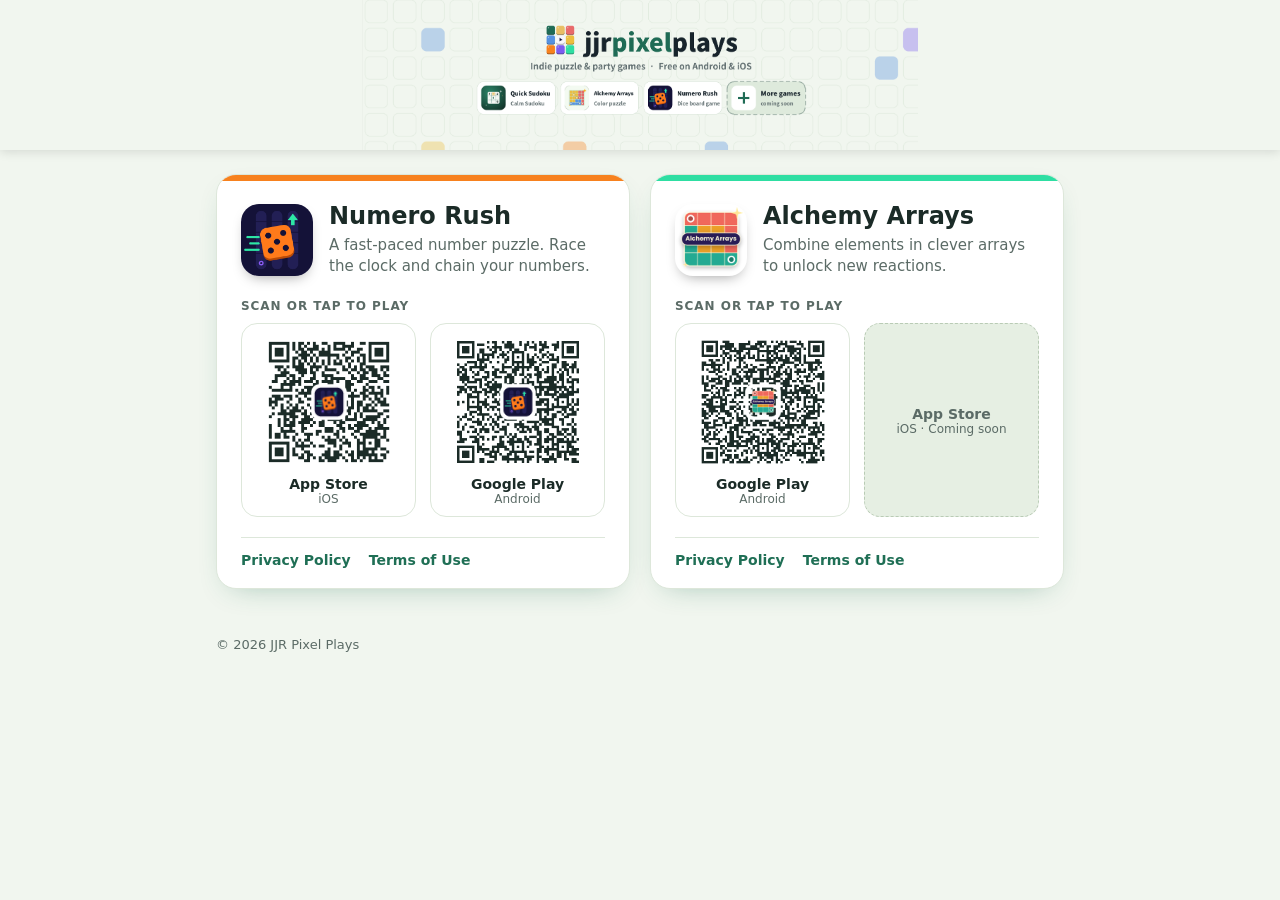
<file: index.html>
<!doctype html>
<html lang="en">
<head>
<meta charset="utf-8">
<meta name="viewport" content="width=device-width, initial-scale=1">
<title>JJR Pixel Plays</title>
<meta name="description" content="Numero Rush and Alchemy Arrays – games by JJR Pixel Plays.">
<link rel="icon" type="image/png" href="assets/icon.png">
<link rel="apple-touch-icon" href="assets/icon.png">
<meta name="theme-color" content="#f1f6ef">
<meta property="og:title" content="jjrpixelplays">
<meta property="og:description" content="Indie puzzle &amp; party games. Free on Android &amp; iOS.">
<meta property="og:image" content="https://jjrpixelplays.github.io/assets/banner.png">
<style>
  :root { --bg:#f1f6ef; --card:#fff; --text:#1b2b27; --muted:#5b6b66; --accent:#1f6f55; --accent-dark:#175540; --border:#dde7da; }
  * { box-sizing:border-box; }
  body { margin:0; font-family:system-ui,sans-serif; background:var(--bg); color:var(--text); }
  main, footer { max-width:880px; margin:0 auto; padding:24px 16px; }
  h1 { margin:0 0 4px; }
  p.sub { color:var(--muted); margin:0; }
  .grid { display:grid; gap:20px; grid-template-columns:repeat(auto-fit,minmax(min(300px,100%),1fr)); }
  .card { min-width:0; position:relative; overflow:hidden; background:var(--card); border:1px solid var(--border); border-radius:20px; padding:28px 24px 20px;
          box-shadow:0 10px 30px -16px rgba(31,111,85,.45); }
  .card::before { content:""; position:absolute; left:0; right:0; top:0; height:6px; background:var(--tint); }
  #numero-rush { --tint:#f7811e; }
  #alchemy-arrays { --tint:#2edea2; }
  .card-head { display:flex; align-items:center; gap:16px; }
  .game-icon { display:block; flex:none; width:72px; height:72px; border-radius:18px; box-shadow:0 6px 14px -6px rgba(0,0,0,.4); }
  .card h2 { margin:0 0 4px; font-size:24px; line-height:1.15; color:var(--text); }
  .card .tag { margin:0; color:var(--muted); font-size:15px; line-height:1.4; }
  .get { margin:22px 0 10px; font-size:12px; font-weight:700; letter-spacing:.08em; text-transform:uppercase; color:var(--muted); }
  .qrs { display:grid; grid-template-columns:repeat(2,minmax(0,1fr)); gap:14px; }
  .qr, .soon { display:flex; flex-direction:column; align-items:center; justify-content:center; gap:8px; padding:12px 10px 10px; border-radius:16px; text-decoration:none; text-align:center; }
  .qr { background:#fff; color:var(--text); border:1px solid var(--border); transition:transform .15s ease, box-shadow .15s ease, border-color .15s ease; }
  .qr:hover, .qr:focus-visible { transform:translateY(-3px); border-color:var(--tint); box-shadow:0 10px 20px -10px rgba(0,0,0,.35); }
  .qr img { display:block; width:100%; max-width:132px; height:auto; aspect-ratio:1; }
  .qr b, .soon b { display:block; font-size:14px; }
  .qr small, .soon small { display:block; font-size:12px; color:var(--muted); font-weight:400; }
  .soon { background:#e6efe3; color:var(--muted); border:1px dashed #b9cbb5; }
  .links { display:flex; flex-wrap:wrap; gap:8px 18px; margin-top:20px; padding-top:14px; border-top:1px solid var(--border); font-size:14px; }
  .links a { color:var(--accent); text-decoration:none; font-weight:600; }
  .links a:hover, .links a:focus-visible { color:var(--accent-dark); text-decoration:underline; text-underline-offset:3px; }
  .ad-slot { min-height:50px; margin:24px 0; text-align:center; color:var(--muted); font-size:12px; }
  header { position:sticky; top:0; z-index:10; background:#f1f6ef; box-shadow:0 2px 10px rgba(0,0,0,.12); }
  .banner { display:block; width:100%; height:auto; max-height:150px; object-fit:contain; }
  .sr-only { position:absolute; width:1px; height:1px; overflow:hidden; clip:rect(0 0 0 0); white-space:nowrap; }
  footer { color:var(--muted); font-size:13px; }
</style>
</head>
<body>
<header>
  <h1 class="sr-only">jjrpixelplays</h1>
  <img class="banner" src="assets/banner.png" width="1573" height="424"
       alt="jjrpixelplays – Indie puzzle &amp; party games. Free on Android &amp; iOS.">
</header>
<main>
  <div class="grid">
    <section class="card" id="numero-rush">
      <div class="card-head">
        <img class="game-icon" src="numero-rush/icon.png" width="72" height="72" alt="Numero Rush icon">
        <div>
          <h2>Numero Rush</h2>
          <p class="tag">A fast-paced number puzzle. Race the clock and chain your numbers.</p>
        </div>
      </div>
      <p class="get">Scan or tap to play</p>
      <div class="qrs">
        <a class="qr" href="https://apps.apple.com/in/app/numero-rush/id6827196443" target="_blank" rel="noopener"><img src="assets/qr/numero-rush-ios.png" width="132" height="132" alt="QR code for Numero Rush on App Store"><span><b>App Store</b><small>iOS</small></span></a>
        <a class="qr" href="https://play.google.com/store/apps/details?id=com.jjrpixelplays.numeroRush&amp;hl=en_IN" target="_blank" rel="noopener"><img src="assets/qr/numero-rush-android.png" width="132" height="132" alt="QR code for Numero Rush on Google Play"><span><b>Google Play</b><small>Android</small></span></a>
      </div>
      <div class="links">
        <a href="numero-rush/privacy/">Privacy Policy</a>
        <a href="numero-rush/terms/">Terms of Use</a>
      </div>
    </section>
    <section class="card" id="alchemy-arrays">
      <div class="card-head">
        <img class="game-icon" src="alchemy-arrays/icon.png" width="72" height="72" alt="Alchemy Arrays icon">
        <div>
          <h2>Alchemy Arrays</h2>
          <p class="tag">Combine elements in clever arrays to unlock new reactions.</p>
        </div>
      </div>
      <p class="get">Scan or tap to play</p>
      <div class="qrs">
        <a class="qr" href="https://play.google.com/store/apps/details?id=com.jjrpixelplays.alchemyArrays&amp;hl=en_IN" target="_blank" rel="noopener"><img src="assets/qr/alchemy-arrays-android.png" width="132" height="132" alt="QR code for Alchemy Arrays on Google Play"><span><b>Google Play</b><small>Android</small></span></a>
        <div class="soon"><span><b>App Store</b><small>iOS · Coming soon</small></span></div>
      </div>
      <div class="links">
        <a href="alchemy-arrays/privacy/">Privacy Policy</a>
        <a href="alchemy-arrays/terms/">Terms of Use</a>
      </div>
    </section>
  </div>

  <!-- Web ad slot: requires an AdSense/Ad Manager account. AdMob itself serves the mobile apps
       (see admob-config.json and app-ads.txt). Uncomment and set your IDs once approved.
  <div class="ad-slot">
    <script async src="https://pagead2.googlesyndication.com/pagead/js/adsbygoogle.js?client=ca-pub-0000000000000000" crossorigin="anonymous"></script>
    <ins class="adsbygoogle" style="display:block" data-ad-client="ca-pub-0000000000000000"
         data-ad-slot="0000000000" data-ad-format="auto" data-full-width-responsive="true"></ins>
    <script>(adsbygoogle = window.adsbygoogle || []).push({});</script>
  </div>
  -->
</main>
<footer>&copy; <span id="y"></span> JJR Pixel Plays</footer>
<script>document.getElementById('y').textContent = new Date().getFullYear();</script>
</body>
</html>
</file>
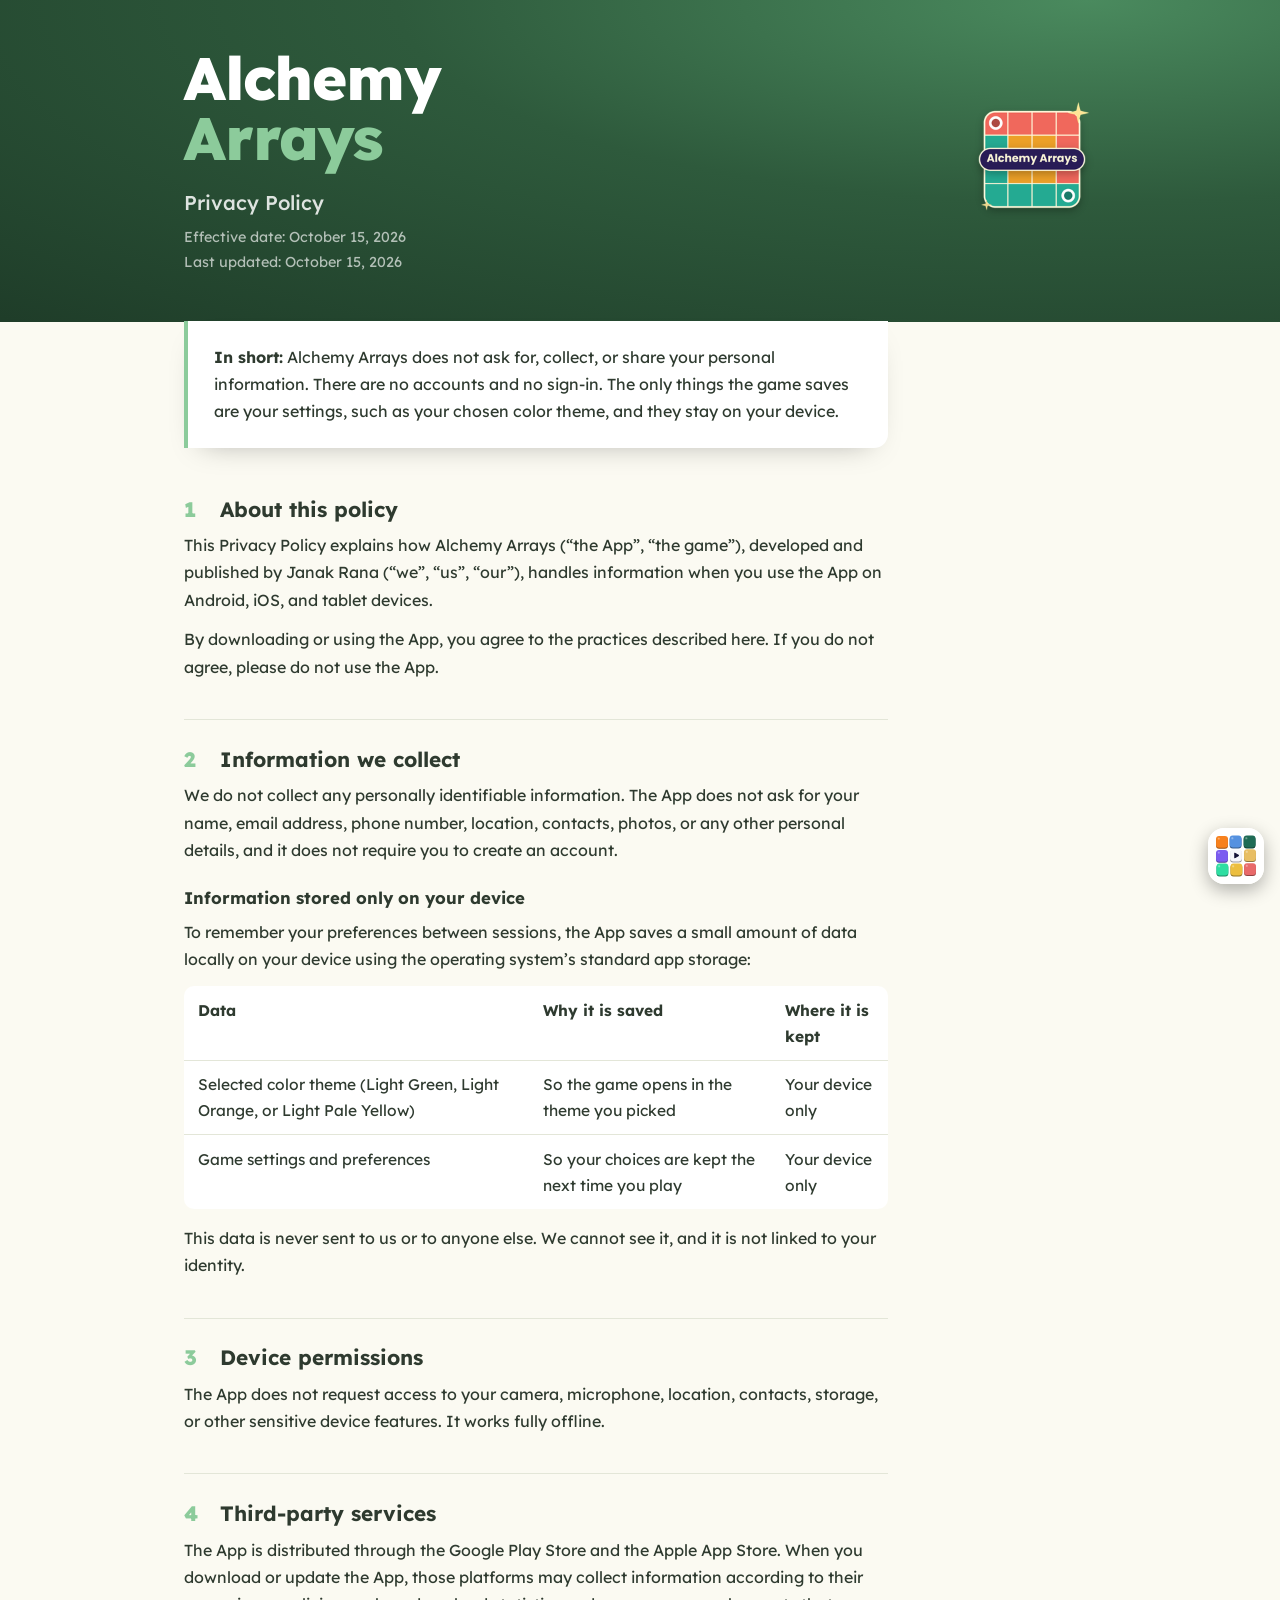
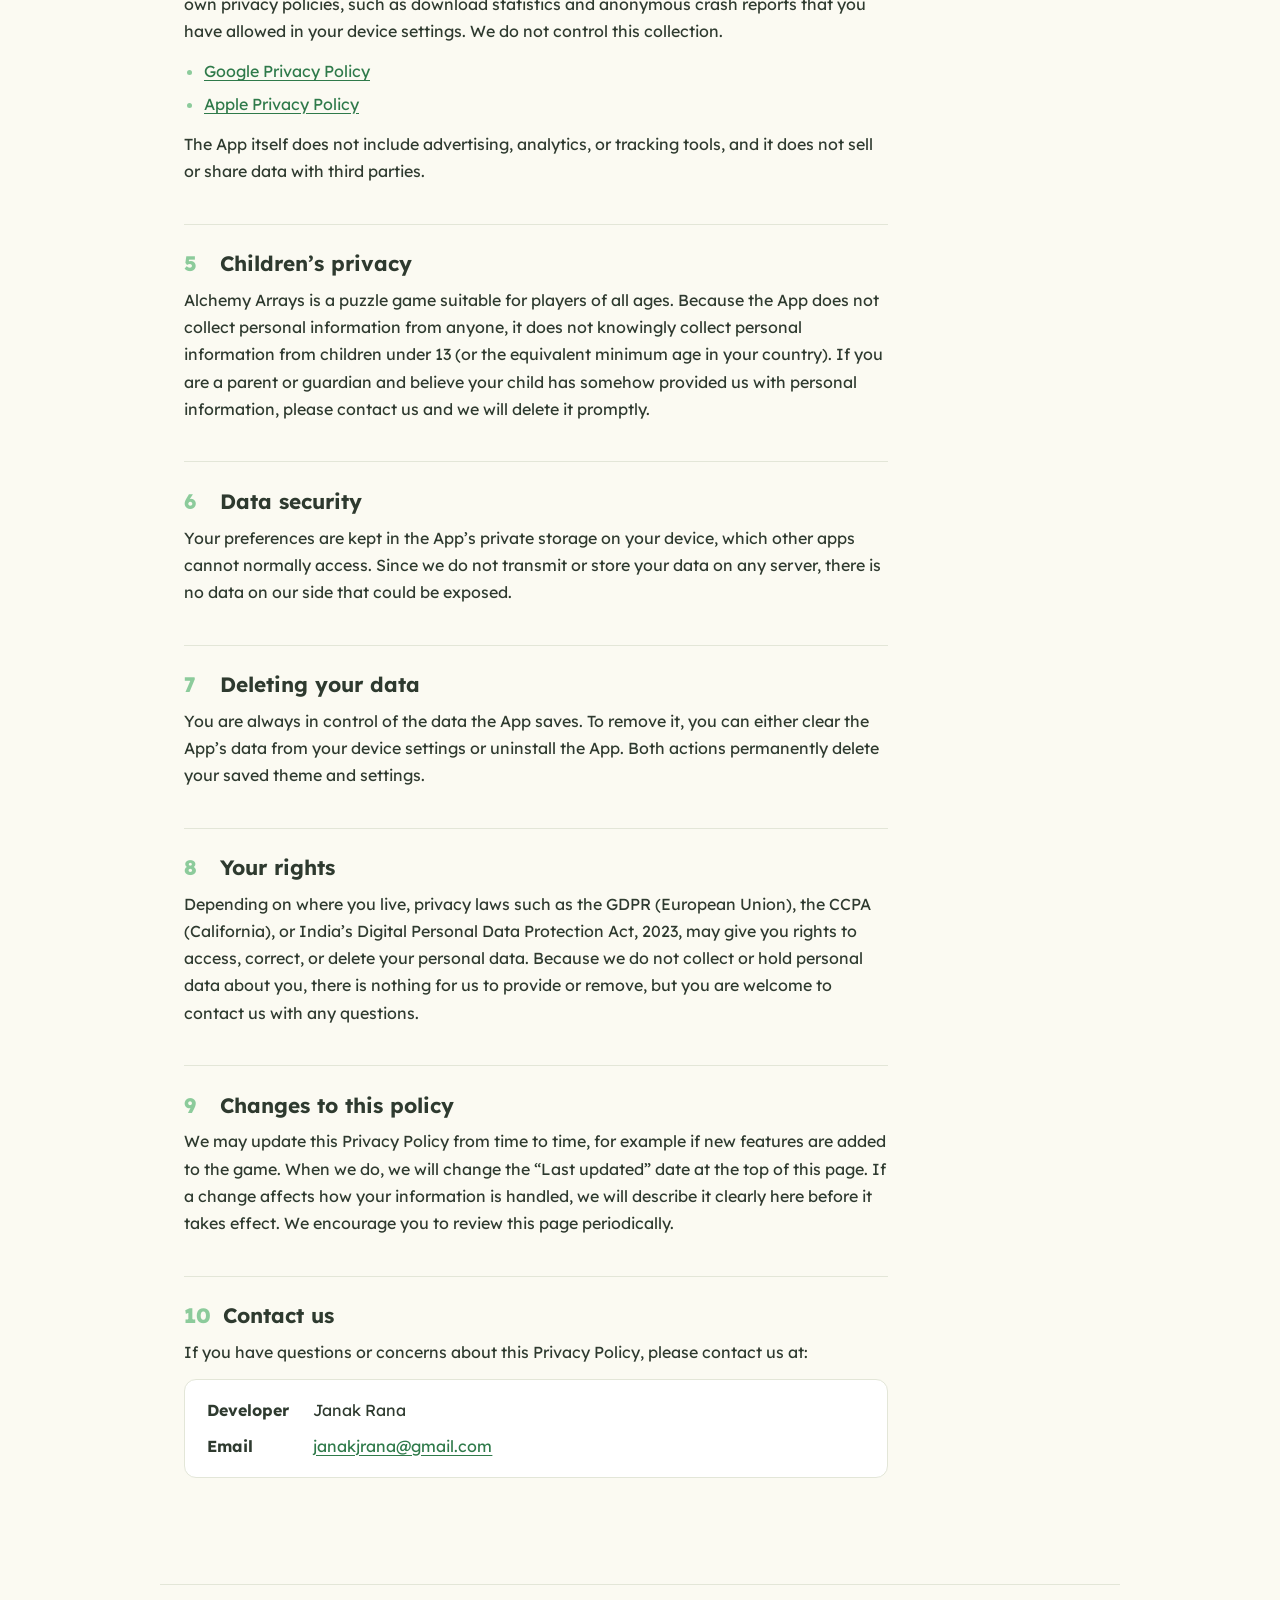
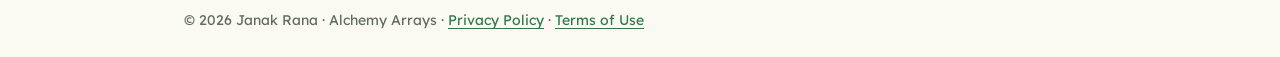
<file: alchemy-arrays/privacy/index.html>
<!DOCTYPE html>
<html lang="en">
<head>
<meta charset="utf-8">
<meta name="viewport" content="width=device-width, initial-scale=1, viewport-fit=cover">
<title>Alchemy Arrays – Privacy Policy</title>
<meta name="description" content="Privacy Policy for Alchemy Arrays, a color-path puzzle game for Android and iOS.">
<link rel="icon" href="../icon.png">
<link rel="preconnect" href="https://fonts.googleapis.com">
<link rel="preconnect" href="https://fonts.gstatic.com" crossorigin>
<link href="https://fonts.googleapis.com/css2?family=Lexend:wght@400;500;700;800&display=swap" rel="stylesheet">
<style>
  :root { --hero:#2e5a3c;--hero-deep:#1f3d29;--hero-glow:#4a8a5e;--accent:#8ccb9b;--page:#fbfaf2;--surface:#fff;--text:#2e3a2f;--muted:#5f6b60;--rule:#e3e6d8;--heading:#2e3a2f;--link:#2f7a4a; color-scheme: light; }
  @media (prefers-color-scheme: dark) { :root { --page:#1b211c;--surface:#232a24;--text:#e8ede6;--muted:#a9b4aa;--rule:#344036;--heading:#fff;--link:#9fddb0; color-scheme: dark; } }
  /* fab */
  .home-fab { position: fixed; right: max(1rem, env(safe-area-inset-right, 0px)); bottom: max(1rem, env(safe-area-inset-bottom, 0px)); z-index: 50; width: 64px; height: 64px; border-radius: 20%; box-shadow: 0 6px 18px rgba(0,0,0,.3); transition: transform .15s ease; }
  .home-fab img { display: block; width: 100%; height: 100%; border-radius: 20%; }
  .home-fab:hover, .home-fab:focus-visible { transform: scale(1.08); }
</style>
<link rel="stylesheet" href="../../assets/policy.css?v=3">
</head>
<body>

<header>
  <div class="header-inner">
    <div class="brand">
      <h1>Alchemy <span class="accent">Arrays</span></h1>
      <p>Privacy Policy</p>
      <p class="date">Effective date: October 15, 2026</p>
      <p class="date">Last updated: October 15, 2026</p>
    </div>
    <img class="app-icon" src="../icon.png" alt="Alchemy Arrays icon" width="128" height="128">
  </div>
</header>

<main>
  <div class="summary">
    <p><strong>In short:</strong> Alchemy Arrays does not ask for, collect, or share your personal information. There are no accounts and no sign-in. The only things the game saves are your settings, such as your chosen color theme, and they stay on your device.</p>
  </div>

  <article>
    <section>
      <h2><span class="n">1</span>About this policy</h2>
      <p>This Privacy Policy explains how Alchemy Arrays (“the App”, “the game”), developed and published by Janak Rana (“we”, “us”, “our”), handles information when you use the App on Android, iOS, and tablet devices.</p>
    <p>By downloading or using the App, you agree to the practices described here. If you do not agree, please do not use the App.</p>
    </section>
    <section>
      <h2><span class="n">2</span>Information we collect</h2>
      <p>We do not collect any personally identifiable information. The App does not ask for your name, email address, phone number, location, contacts, photos, or any other personal details, and it does not require you to create an account.</p>

    <h3>Information stored only on your device</h3>
    <p>To remember your preferences between sessions, the App saves a small amount of data locally on your device using the operating system’s standard app storage:</p>
    <div class="table-scroll">
      <table>
        <thead>
          <tr><th>Data</th><th>Why it is saved</th><th>Where it is kept</th></tr>
        </thead>
        <tbody>
          <tr><td>Selected color theme (Light Green, Light Orange, or Light Pale Yellow)</td><td>So the game opens in the theme you picked</td><td>Your device only</td></tr>
          <tr><td>Game settings and preferences</td><td>So your choices are kept the next time you play</td><td>Your device only</td></tr>
        </tbody>
      </table>
    </div>
    <p>This data is never sent to us or to anyone else. We cannot see it, and it is not linked to your identity.</p>
    </section>
    <section>
      <h2><span class="n">3</span>Device permissions</h2>
      <p>The App does not request access to your camera, microphone, location, contacts, storage, or other sensitive device features. It works fully offline.</p>
    </section>
    <section>
      <h2><span class="n">4</span>Third-party services</h2>
      <p>The App is distributed through the Google Play Store and the Apple App Store. When you download or update the App, those platforms may collect information according to their own privacy policies, such as download statistics and anonymous crash reports that you have allowed in your device settings. We do not control this collection.</p>
    <ul>
      <li><a href="https://policies.google.com/privacy" target="_blank" rel="noopener">Google Privacy Policy</a></li>
      <li><a href="https://www.apple.com/legal/privacy/" target="_blank" rel="noopener">Apple Privacy Policy</a></li>
    </ul>
    <p>The App itself does not include advertising, analytics, or tracking tools, and it does not sell or share data with third parties.</p>
    </section>
    <section>
      <h2><span class="n">5</span>Children’s privacy</h2>
      <p>Alchemy Arrays is a puzzle game suitable for players of all ages. Because the App does not collect personal information from anyone, it does not knowingly collect personal information from children under 13 (or the equivalent minimum age in your country). If you are a parent or guardian and believe your child has somehow provided us with personal information, please contact us and we will delete it promptly.</p>
    </section>
    <section>
      <h2><span class="n">6</span>Data security</h2>
      <p>Your preferences are kept in the App’s private storage on your device, which other apps cannot normally access. Since we do not transmit or store your data on any server, there is no data on our side that could be exposed.</p>
    </section>
    <section>
      <h2><span class="n">7</span>Deleting your data</h2>
      <p>You are always in control of the data the App saves. To remove it, you can either clear the App’s data from your device settings or uninstall the App. Both actions permanently delete your saved theme and settings.</p>
    </section>
    <section>
      <h2><span class="n">8</span>Your rights</h2>
      <p>Depending on where you live, privacy laws such as the GDPR (European Union), the CCPA (California), or India’s Digital Personal Data Protection Act, 2023, may give you rights to access, correct, or delete your personal data. Because we do not collect or hold personal data about you, there is nothing for us to provide or remove, but you are welcome to contact us with any questions.</p>
    </section>
    <section>
      <h2><span class="n">9</span>Changes to this policy</h2>
      <p>We may update this Privacy Policy from time to time, for example if new features are added to the game. When we do, we will change the “Last updated” date at the top of this page. If a change affects how your information is handled, we will describe it clearly here before it takes effect. We encourage you to review this page periodically.</p>
    </section>
    <section>
      <h2><span class="n">10</span>Contact us</h2>
      <p>If you have questions or concerns about this Privacy Policy, please contact us at:</p>
      <dl class="contact">
        <dt>Developer</dt><dd>Janak Rana</dd>
        <dt>Email</dt><dd><a href="mailto:janakjrana@gmail.com">janakjrana@gmail.com</a></dd>
      </dl>
    </section>
  </article>
</main>

<footer>© 2026 Janak Rana · Alchemy Arrays · <a href="./">Privacy Policy</a> · <a href="../terms/">Terms of Use</a></footer>

<a class="home-fab" href="../../" aria-label="Go to jjrpixelplays home page" title="jjrpixelplays home">
  <img src="../../assets/home-icon.svg?v=2" alt="" width="64" height="64">
</a>

</body>
</html>
</file>
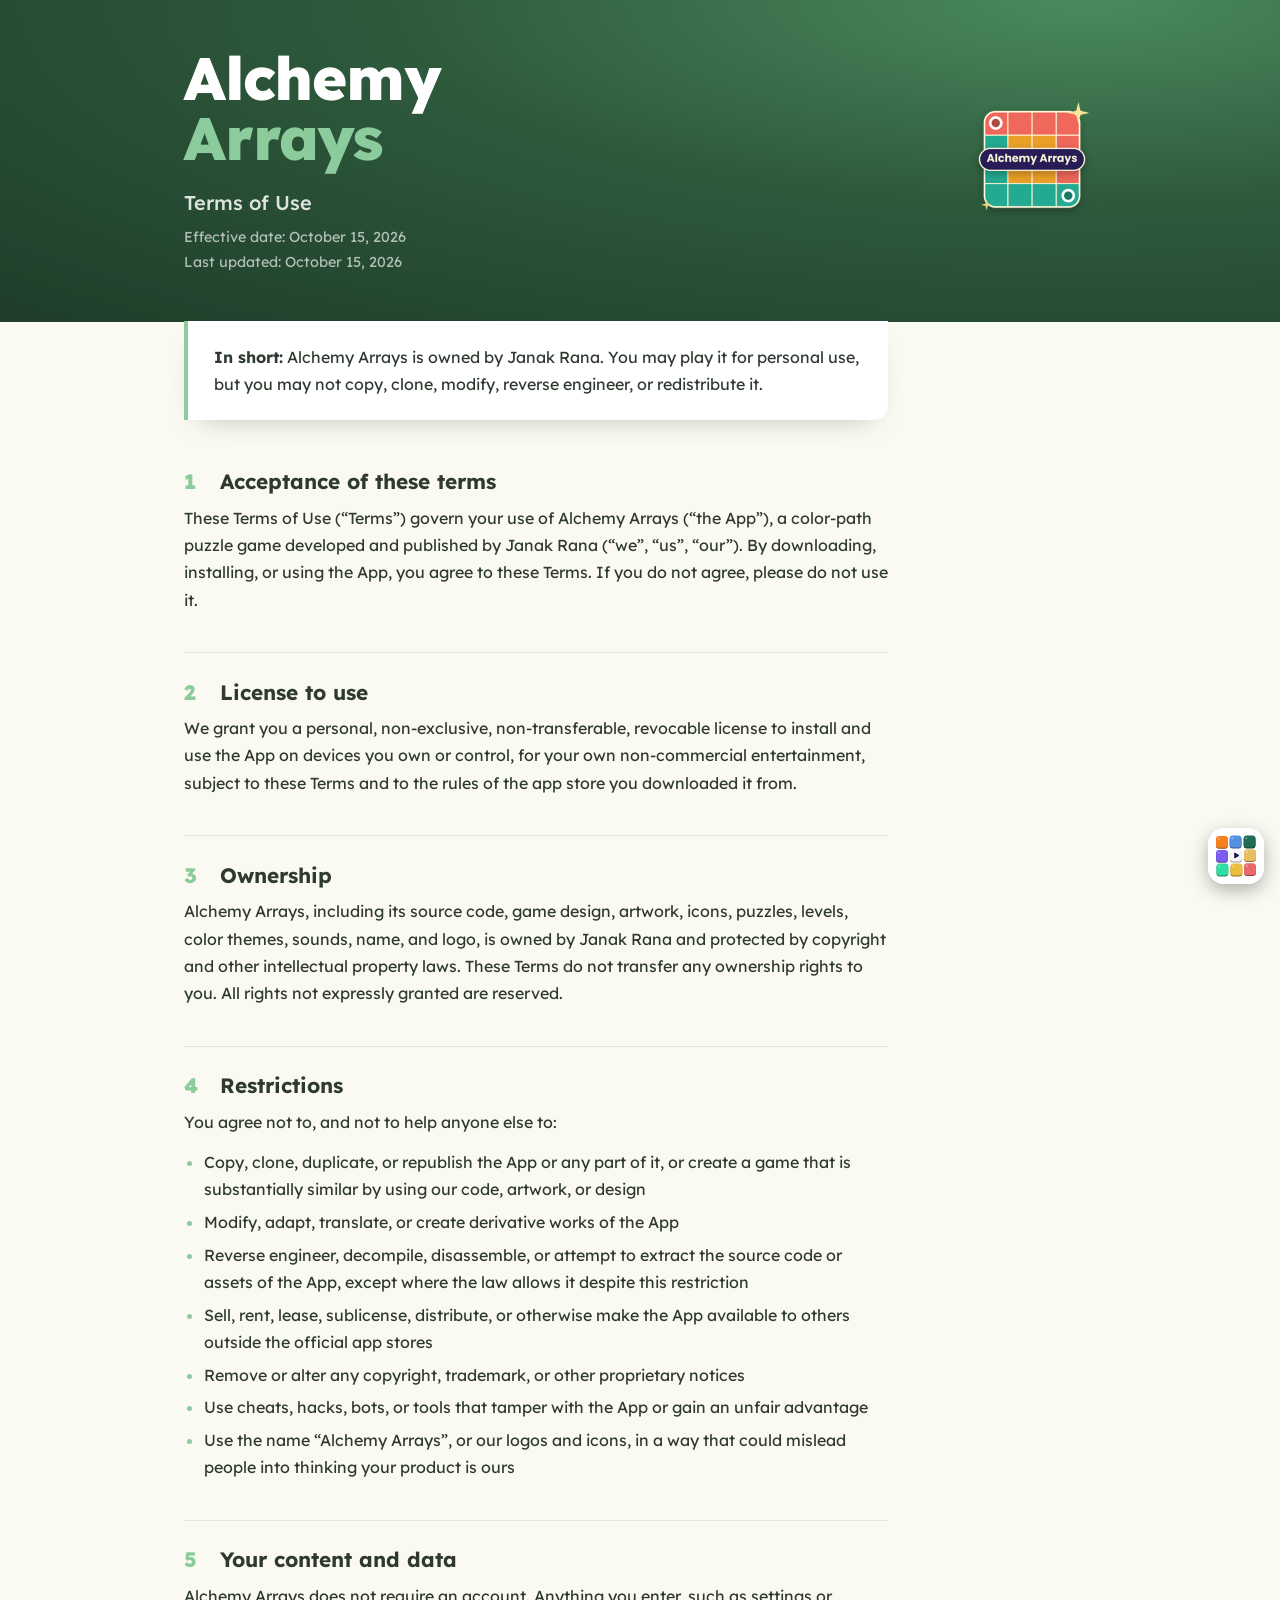
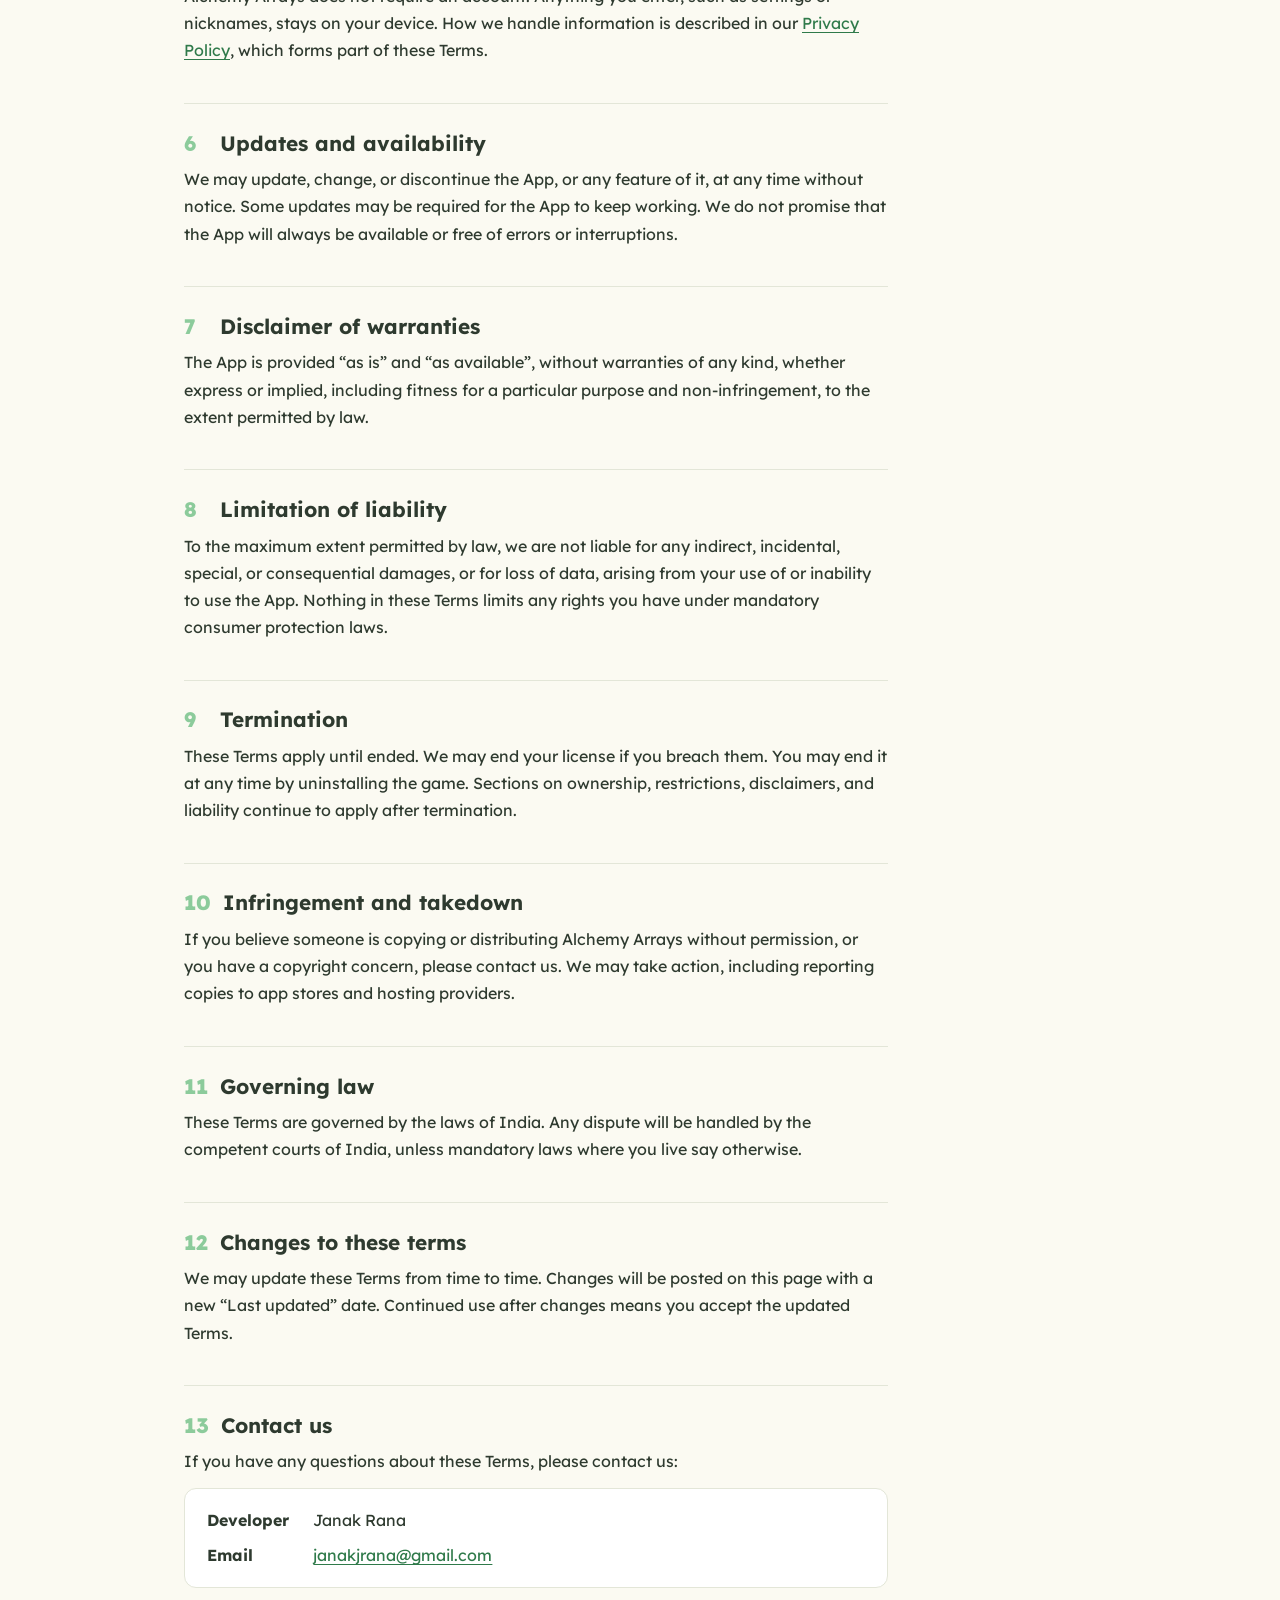
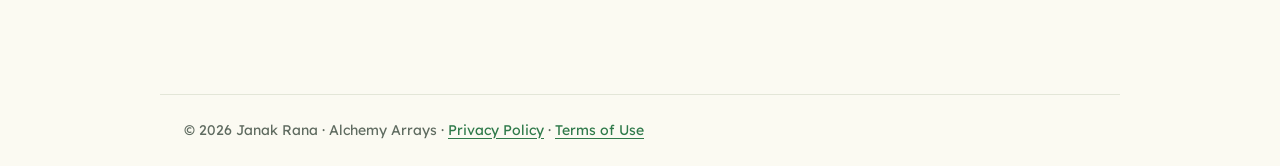
<file: alchemy-arrays/terms/index.html>
<!DOCTYPE html>
<html lang="en">
<head>
<meta charset="utf-8">
<meta name="viewport" content="width=device-width, initial-scale=1, viewport-fit=cover">
<title>Alchemy Arrays – Terms of Use</title>
<meta name="description" content="Terms of Use for Alchemy Arrays, a color-path puzzle game by Janak Rana.">
<link rel="icon" href="../icon.png">
<link rel="preconnect" href="https://fonts.googleapis.com">
<link rel="preconnect" href="https://fonts.gstatic.com" crossorigin>
<link href="https://fonts.googleapis.com/css2?family=Lexend:wght@400;500;700;800&display=swap" rel="stylesheet">
<style>
  :root { --hero:#2e5a3c;--hero-deep:#1f3d29;--hero-glow:#4a8a5e;--accent:#8ccb9b;--page:#fbfaf2;--surface:#fff;--text:#2e3a2f;--muted:#5f6b60;--rule:#e3e6d8;--heading:#2e3a2f;--link:#2f7a4a; color-scheme: light; }
  @media (prefers-color-scheme: dark) { :root { --page:#1b211c;--surface:#232a24;--text:#e8ede6;--muted:#a9b4aa;--rule:#344036;--heading:#fff;--link:#9fddb0; color-scheme: dark; } }
  /* fab */
  .home-fab { position: fixed; right: max(1rem, env(safe-area-inset-right, 0px)); bottom: max(1rem, env(safe-area-inset-bottom, 0px)); z-index: 50; width: 64px; height: 64px; border-radius: 20%; box-shadow: 0 6px 18px rgba(0,0,0,.3); transition: transform .15s ease; }
  .home-fab img { display: block; width: 100%; height: 100%; border-radius: 20%; }
  .home-fab:hover, .home-fab:focus-visible { transform: scale(1.08); }
</style>
<link rel="stylesheet" href="../../assets/policy.css?v=3">
</head>
<body>

<header>
  <div class="header-inner">
    <div class="brand">
      <h1>Alchemy <span class="accent">Arrays</span></h1>
      <p>Terms of Use</p>
      <p class="date">Effective date: October 15, 2026</p>
      <p class="date">Last updated: October 15, 2026</p>
    </div>
    <img class="app-icon" src="../icon.png" alt="Alchemy Arrays icon" width="128" height="128">
  </div>
</header>

<main>
  <div class="summary">
    <p><strong>In short:</strong> Alchemy Arrays is owned by Janak Rana. You may play it for personal use, but you may not copy, clone, modify, reverse engineer, or redistribute it.</p>
  </div>

  <article>
    <section>
      <h2><span class="n">1</span>Acceptance of these terms</h2>
      <p>These Terms of Use (“Terms”) govern your use of Alchemy Arrays (“the App”), a color-path puzzle game developed and published by Janak Rana (“we”, “us”, “our”). By downloading, installing, or using the App, you agree to these Terms. If you do not agree, please do not use it.</p>
    </section>
    <section>
      <h2><span class="n">2</span>License to use</h2>
      <p>We grant you a personal, non-exclusive, non-transferable, revocable license to install and use the App on devices you own or control, for your own non-commercial entertainment, subject to these Terms and to the rules of the app store you downloaded it from.</p>
    </section>
    <section>
      <h2><span class="n">3</span>Ownership</h2>
      <p>Alchemy Arrays, including its source code, game design, artwork, icons, puzzles, levels, color themes, sounds, name, and logo, is owned by Janak Rana and protected by copyright and other intellectual property laws. These Terms do not transfer any ownership rights to you. All rights not expressly granted are reserved.</p>
    </section>
    <section>
      <h2><span class="n">4</span>Restrictions</h2>
      <p>You agree not to, and not to help anyone else to:</p><ul><li>Copy, clone, duplicate, or republish the App or any part of it, or create a game that is substantially similar by using our code, artwork, or design</li><li>Modify, adapt, translate, or create derivative works of the App</li><li>Reverse engineer, decompile, disassemble, or attempt to extract the source code or assets of the App, except where the law allows it despite this restriction</li><li>Sell, rent, lease, sublicense, distribute, or otherwise make the App available to others outside the official app stores</li><li>Remove or alter any copyright, trademark, or other proprietary notices</li><li>Use cheats, hacks, bots, or tools that tamper with the App or gain an unfair advantage</li><li>Use the name “Alchemy Arrays”, or our logos and icons, in a way that could mislead people into thinking your product is ours</li></ul>
    </section>
    <section>
      <h2><span class="n">5</span>Your content and data</h2>
      <p>Alchemy Arrays does not require an account. Anything you enter, such as settings or nicknames, stays on your device. How we handle information is described in our <a href="../privacy/">Privacy Policy</a>, which forms part of these Terms.</p>
    </section>
    <section>
      <h2><span class="n">6</span>Updates and availability</h2>
      <p>We may update, change, or discontinue the App, or any feature of it, at any time without notice. Some updates may be required for the App to keep working. We do not promise that the App will always be available or free of errors or interruptions.</p>
    </section>
    <section>
      <h2><span class="n">7</span>Disclaimer of warranties</h2>
      <p>The App is provided “as is” and “as available”, without warranties of any kind, whether express or implied, including fitness for a particular purpose and non-infringement, to the extent permitted by law.</p>
    </section>
    <section>
      <h2><span class="n">8</span>Limitation of liability</h2>
      <p>To the maximum extent permitted by law, we are not liable for any indirect, incidental, special, or consequential damages, or for loss of data, arising from your use of or inability to use the App. Nothing in these Terms limits any rights you have under mandatory consumer protection laws.</p>
    </section>
    <section>
      <h2><span class="n">9</span>Termination</h2>
      <p>These Terms apply until ended. We may end your license if you breach them. You may end it at any time by uninstalling the game. Sections on ownership, restrictions, disclaimers, and liability continue to apply after termination.</p>
    </section>
    <section>
      <h2><span class="n">10</span>Infringement and takedown</h2>
      <p>If you believe someone is copying or distributing Alchemy Arrays without permission, or you have a copyright concern, please contact us. We may take action, including reporting copies to app stores and hosting providers.</p>
    </section>
    <section>
      <h2><span class="n">11</span>Governing law</h2>
      <p>These Terms are governed by the laws of India. Any dispute will be handled by the competent courts of India, unless mandatory laws where you live say otherwise.</p>
    </section>
    <section>
      <h2><span class="n">12</span>Changes to these terms</h2>
      <p>We may update these Terms from time to time. Changes will be posted on this page with a new “Last updated” date. Continued use after changes means you accept the updated Terms.</p>
    </section>
    <section>
      <h2><span class="n">13</span>Contact us</h2>
      <p>If you have any questions about these Terms, please contact us:</p><dl class="contact"><dt>Developer</dt><dd>Janak Rana</dd><dt>Email</dt><dd><a href="mailto:janakjrana@gmail.com">janakjrana@gmail.com</a></dd></dl>
    </section>
  </article>
</main>

<footer>© 2026 Janak Rana · Alchemy Arrays · <a href="../privacy/">Privacy Policy</a> · <a href="./">Terms of Use</a></footer>

<a class="home-fab" href="../../" aria-label="Go to jjrpixelplays home page" title="jjrpixelplays home">
  <img src="../../assets/home-icon.svg?v=2" alt="" width="64" height="64">
</a>

</body>
</html>
</file>
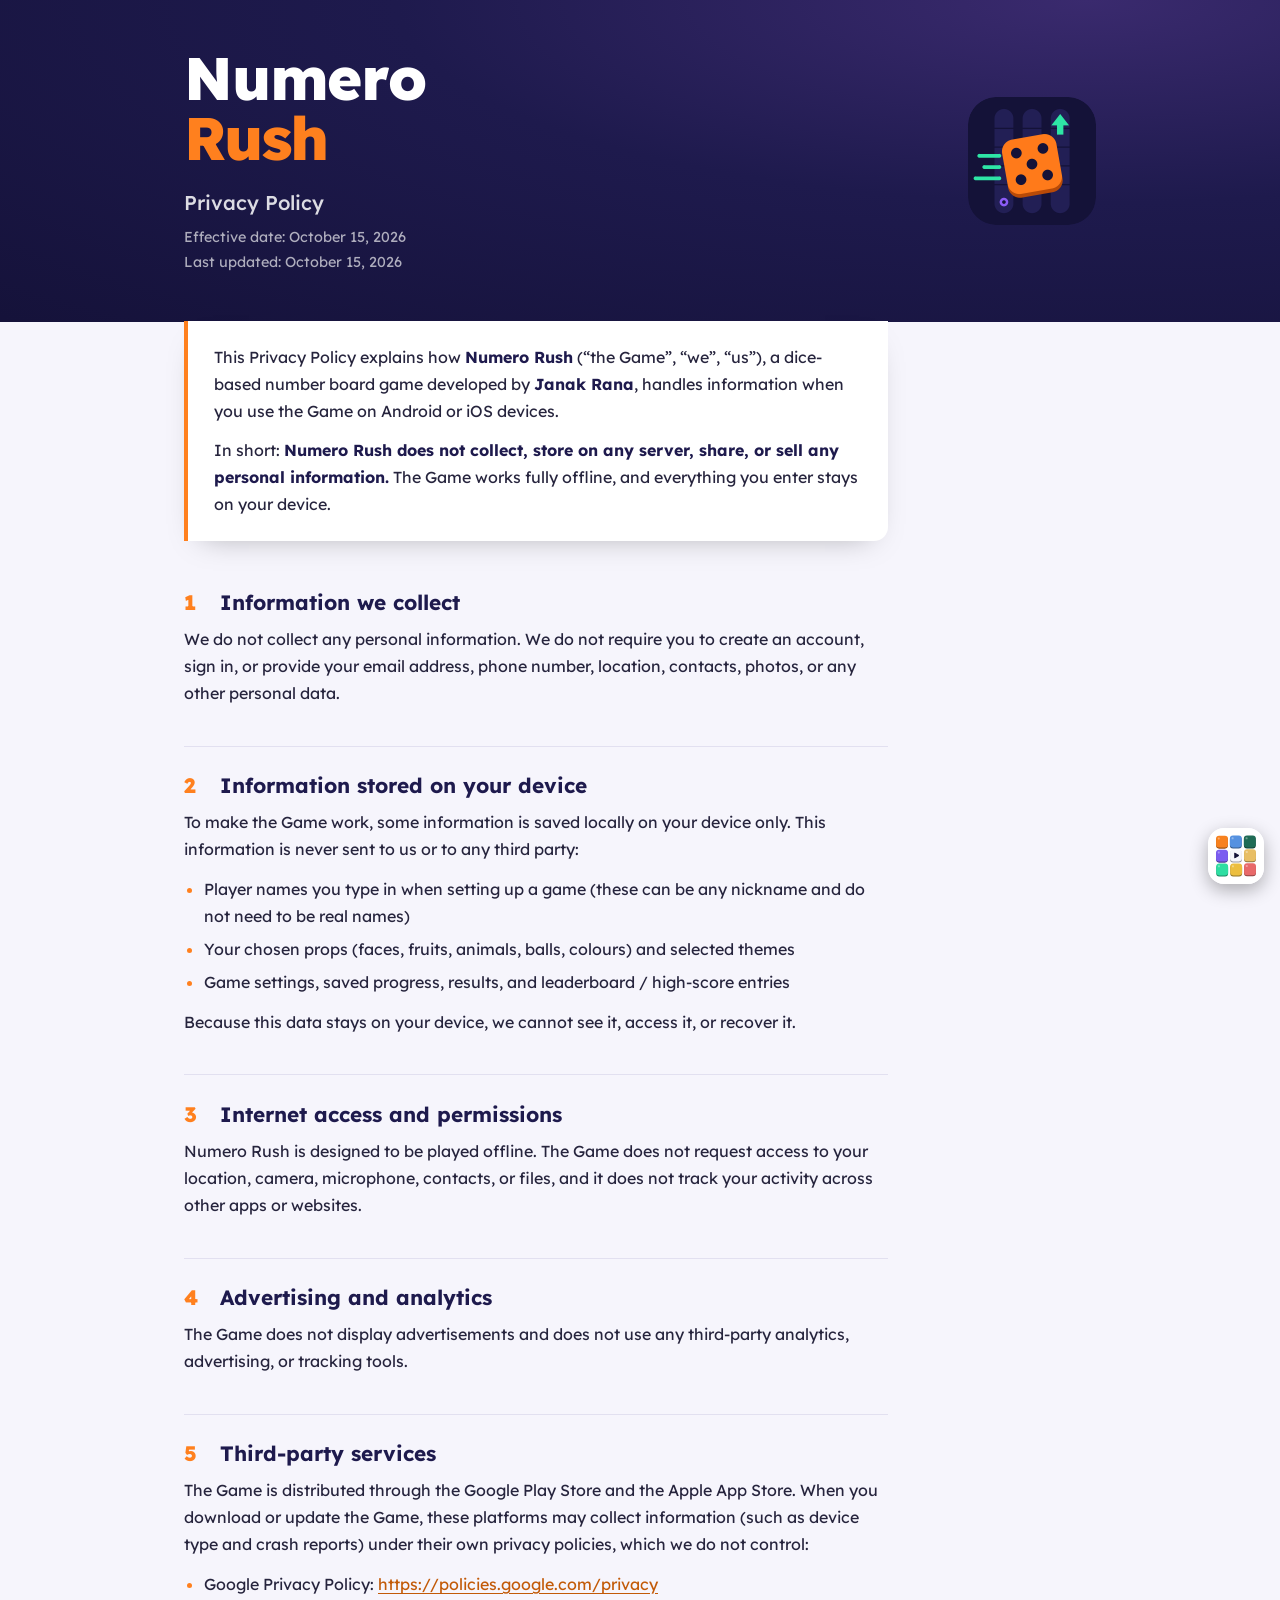
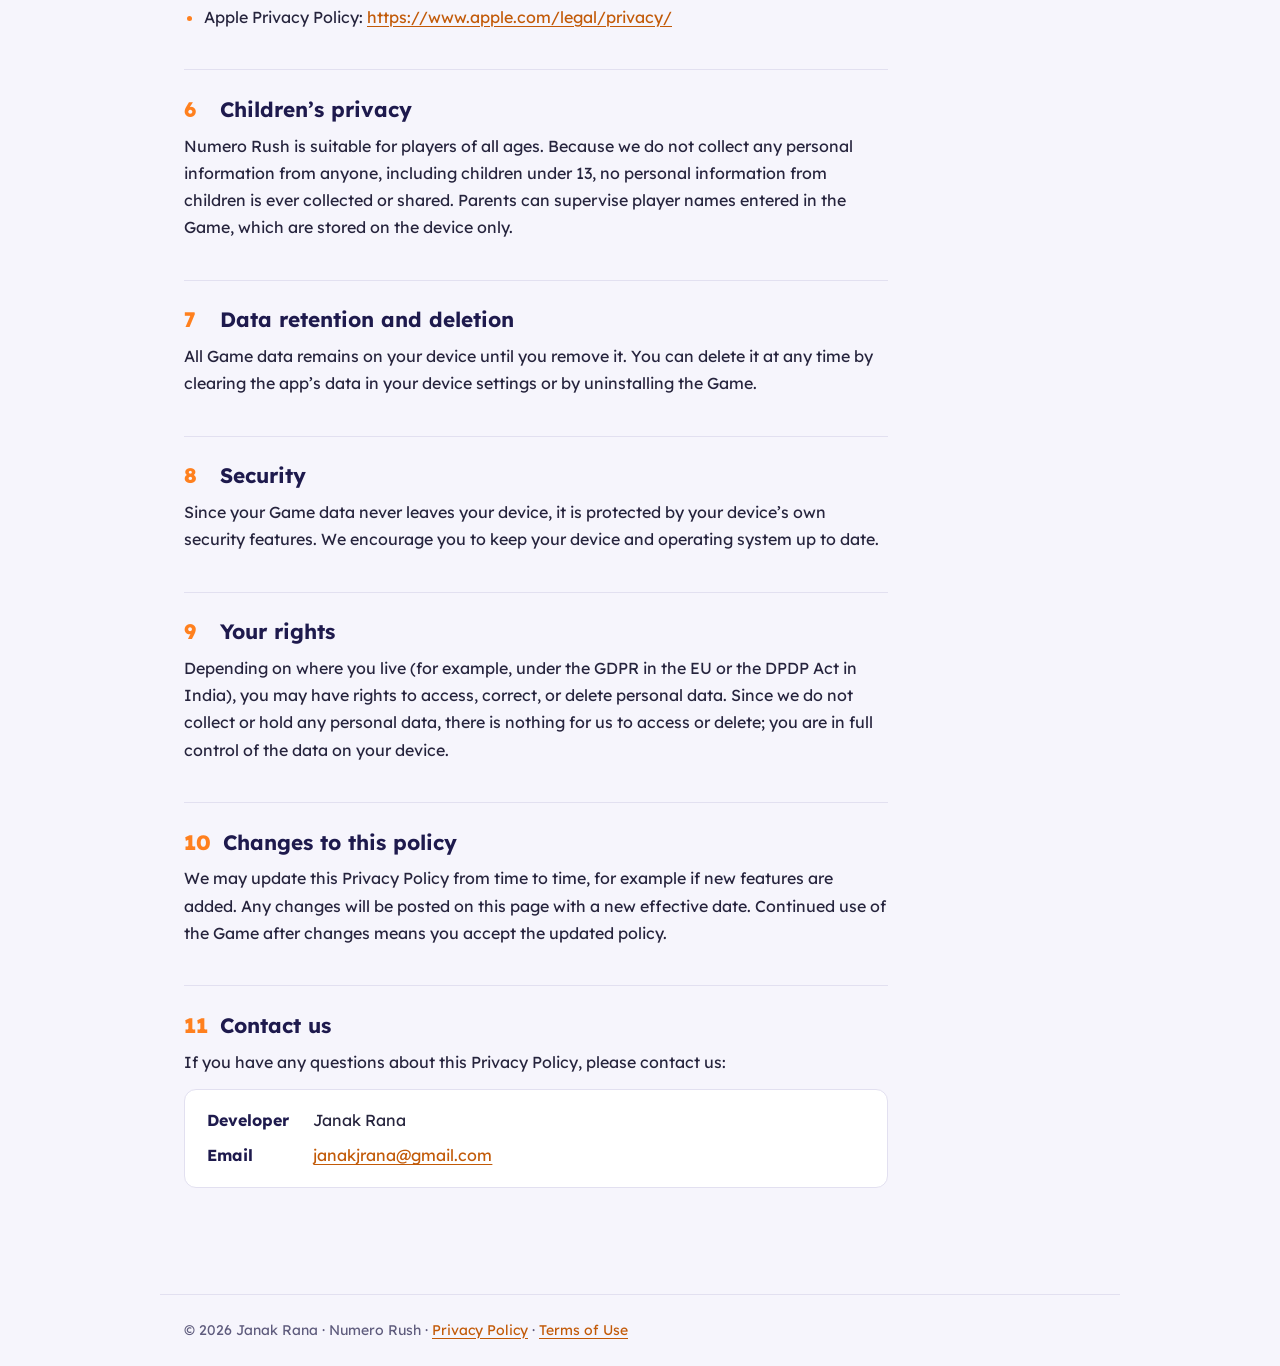
<file: numero-rush/privacy/index.html>
<!DOCTYPE html>
<html lang="en">
<head>
<meta charset="utf-8">
<meta name="viewport" content="width=device-width, initial-scale=1, viewport-fit=cover">
<title>Numero Rush – Privacy Policy</title>
<meta name="description" content="Privacy Policy for Numero Rush, a dice-based number board game by Janak Rana.">
<link rel="icon" href="../icon.png">
<link rel="preconnect" href="https://fonts.googleapis.com">
<link rel="preconnect" href="https://fonts.gstatic.com" crossorigin>
<link href="https://fonts.googleapis.com/css2?family=Lexend:wght@400;500;700;800&display=swap" rel="stylesheet">
<style>
  :root { --hero:#1e1a4d;--hero-deep:#15123a;--hero-glow:#3a2a6e;--accent:#ff801e;--page:#f6f5fc;--surface:#fff;--text:#26243d;--muted:#5f5c7d;--rule:#e2e0f0;--heading:#1e1a4d;--link:#c25a08; color-scheme: light; }
  @media (prefers-color-scheme: dark) { :root { --page:#121029;--surface:#1a1740;--text:#dcdaf2;--muted:#a3a0c8;--rule:#2e2a63;--heading:#fff;--link:#ffa45c; color-scheme: dark; } }
  /* fab */
  .home-fab { position: fixed; right: max(1rem, env(safe-area-inset-right, 0px)); bottom: max(1rem, env(safe-area-inset-bottom, 0px)); z-index: 50; width: 64px; height: 64px; border-radius: 20%; box-shadow: 0 6px 18px rgba(0,0,0,.3); transition: transform .15s ease; }
  .home-fab img { display: block; width: 100%; height: 100%; border-radius: 20%; }
  .home-fab:hover, .home-fab:focus-visible { transform: scale(1.08); }
</style>
<link rel="stylesheet" href="../../assets/policy.css?v=3">
</head>
<body>

<header>
  <div class="header-inner">
    <div class="brand">
      <h1>Numero <span class="accent">Rush</span></h1>
      <p>Privacy Policy</p>
      <p class="date">Effective date: October 15, 2026</p>
      <p class="date">Last updated: October 15, 2026</p>
    </div>
    <img class="app-icon" src="../icon.png" alt="Numero Rush icon" width="128" height="128">
  </div>
</header>

<main>
  <div class="summary">
    <p>This Privacy Policy explains how <strong>Numero Rush</strong> (“the Game”, “we”, “us”), a dice-based number board game developed by <strong>Janak Rana</strong>, handles information when you use the Game on Android or iOS devices.</p>
    <p>In short: <strong>Numero Rush does not collect, store on any server, share, or sell any personal information.</strong> The Game works fully offline, and everything you enter stays on your device.</p>
  </div>

  <article>
    <section>
      <h2><span class="n">1</span>Information we collect</h2>
      <p>We do not collect any personal information. We do not require you to create an account, sign in, or provide your email address, phone number, location, contacts, photos, or any other personal data.</p>
    </section>
    <section>
      <h2><span class="n">2</span>Information stored on your device</h2>
      <p>To make the Game work, some information is saved locally on your device only. This information is never sent to us or to any third party:</p>
      <ul>
        <li>Player names you type in when setting up a game (these can be any nickname and do not need to be real names)</li>
        <li>Your chosen props (faces, fruits, animals, balls, colours) and selected themes</li>
        <li>Game settings, saved progress, results, and leaderboard / high-score entries</li>
      </ul>
      <p>Because this data stays on your device, we cannot see it, access it, or recover it.</p>
    </section>
    <section>
      <h2><span class="n">3</span>Internet access and permissions</h2>
      <p>Numero Rush is designed to be played offline. The Game does not request access to your location, camera, microphone, contacts, or files, and it does not track your activity across other apps or websites.</p>
    </section>
    <section>
      <h2><span class="n">4</span>Advertising and analytics</h2>
      <p>The Game does not display advertisements and does not use any third-party analytics, advertising, or tracking tools.</p>
    </section>
    <section>
      <h2><span class="n">5</span>Third-party services</h2>
      <p>The Game is distributed through the Google Play Store and the Apple App Store. When you download or update the Game, these platforms may collect information (such as device type and crash reports) under their own privacy policies, which we do not control:</p>
      <ul>
        <li>Google Privacy Policy: <a href="https://policies.google.com/privacy">https://policies.google.com/privacy</a></li>
        <li>Apple Privacy Policy: <a href="https://www.apple.com/legal/privacy/">https://www.apple.com/legal/privacy/</a></li>
      </ul>
    </section>
    <section>
      <h2><span class="n">6</span>Children’s privacy</h2>
      <p>Numero Rush is suitable for players of all ages. Because we do not collect any personal information from anyone, including children under 13, no personal information from children is ever collected or shared. Parents can supervise player names entered in the Game, which are stored on the device only.</p>
    </section>
    <section>
      <h2><span class="n">7</span>Data retention and deletion</h2>
      <p>All Game data remains on your device until you remove it. You can delete it at any time by clearing the app’s data in your device settings or by uninstalling the Game.</p>
    </section>
    <section>
      <h2><span class="n">8</span>Security</h2>
      <p>Since your Game data never leaves your device, it is protected by your device’s own security features. We encourage you to keep your device and operating system up to date.</p>
    </section>
    <section>
      <h2><span class="n">9</span>Your rights</h2>
      <p>Depending on where you live (for example, under the GDPR in the EU or the DPDP Act in India), you may have rights to access, correct, or delete personal data. Since we do not collect or hold any personal data, there is nothing for us to access or delete; you are in full control of the data on your device.</p>
    </section>
    <section>
      <h2><span class="n">10</span>Changes to this policy</h2>
      <p>We may update this Privacy Policy from time to time, for example if new features are added. Any changes will be posted on this page with a new effective date. Continued use of the Game after changes means you accept the updated policy.</p>
    </section>
    <section>
      <h2><span class="n">11</span>Contact us</h2>
      <p>If you have any questions about this Privacy Policy, please contact us:</p>
      <dl class="contact">
        <dt>Developer</dt><dd>Janak Rana</dd>
        <dt>Email</dt><dd><a href="mailto:janakjrana@gmail.com">janakjrana@gmail.com</a></dd>
      </dl>
    </section>
  </article>
</main>

<footer>© 2026 Janak Rana · Numero Rush · <a href="./">Privacy Policy</a> · <a href="../terms/">Terms of Use</a></footer>

<a class="home-fab" href="../../" aria-label="Go to jjrpixelplays home page" title="jjrpixelplays home">
  <img src="../../assets/home-icon.svg?v=2" alt="" width="64" height="64">
</a>

</body>
</html>
</file>
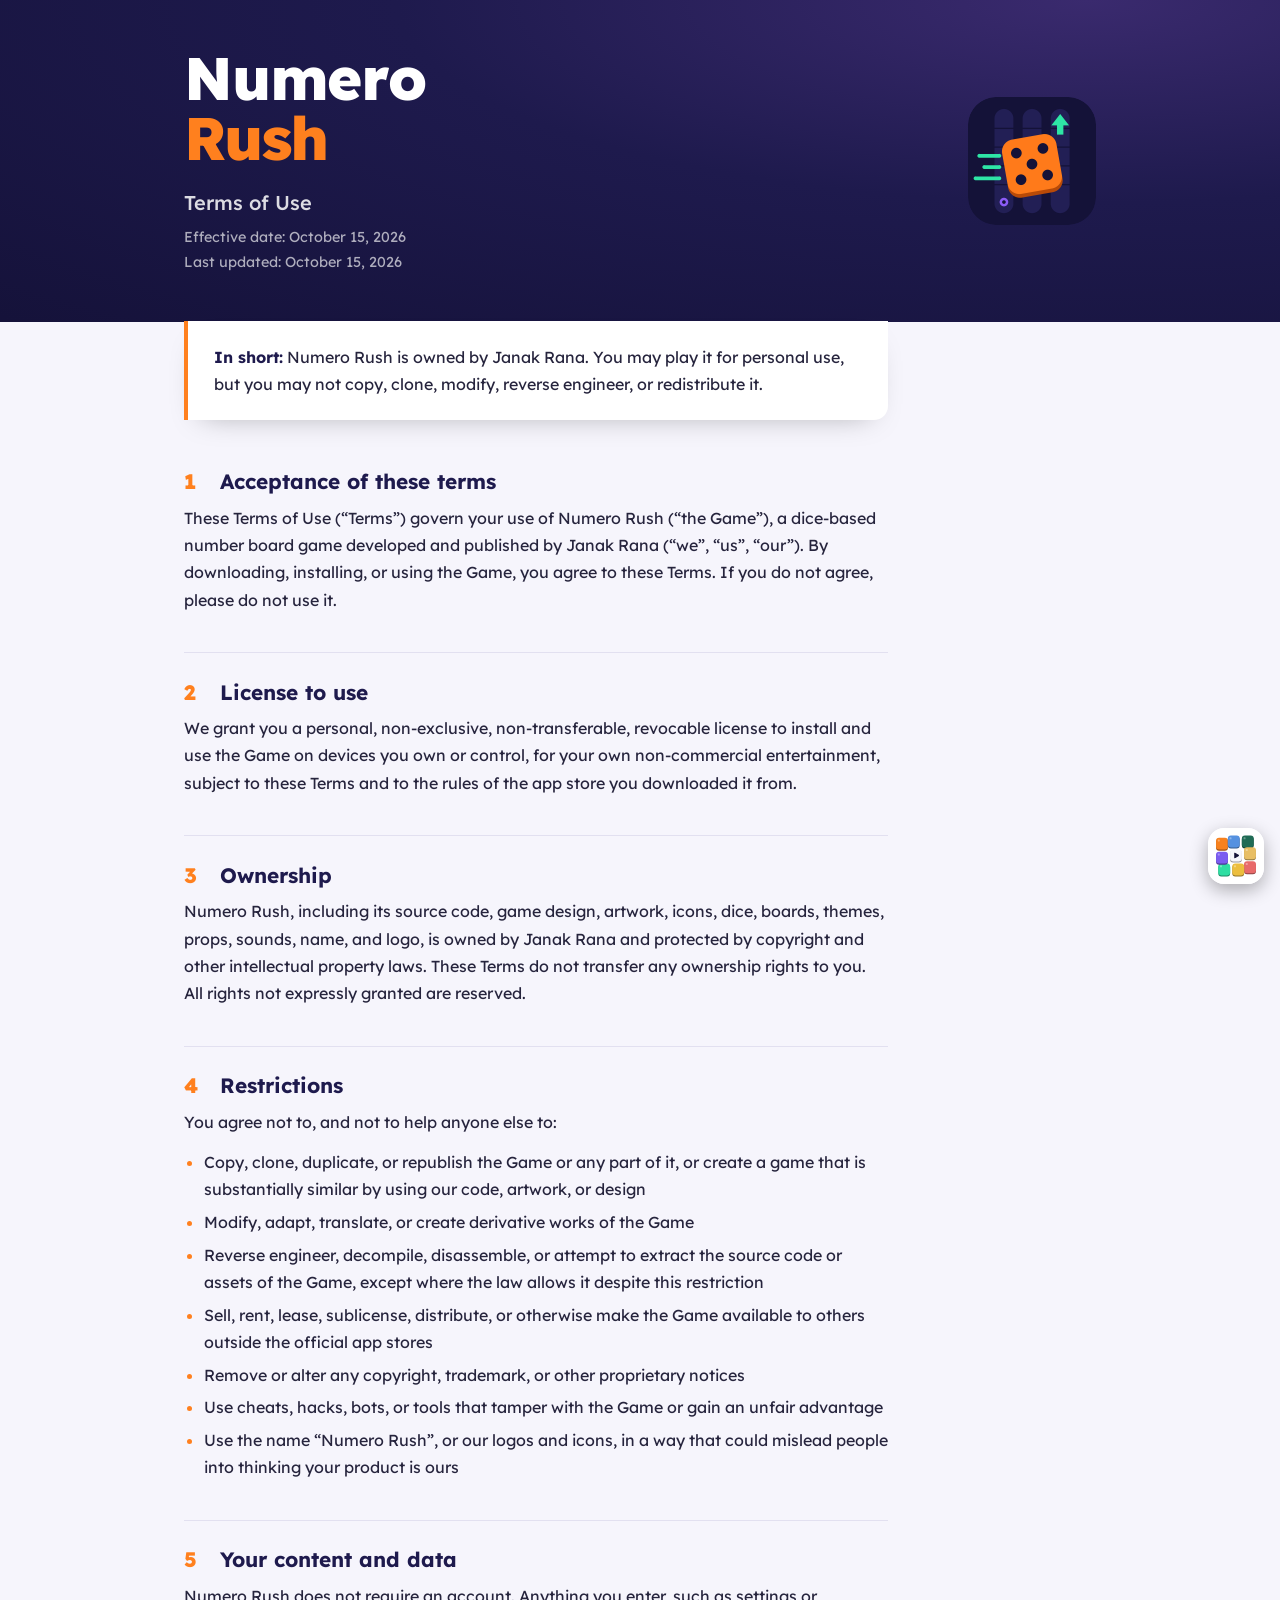
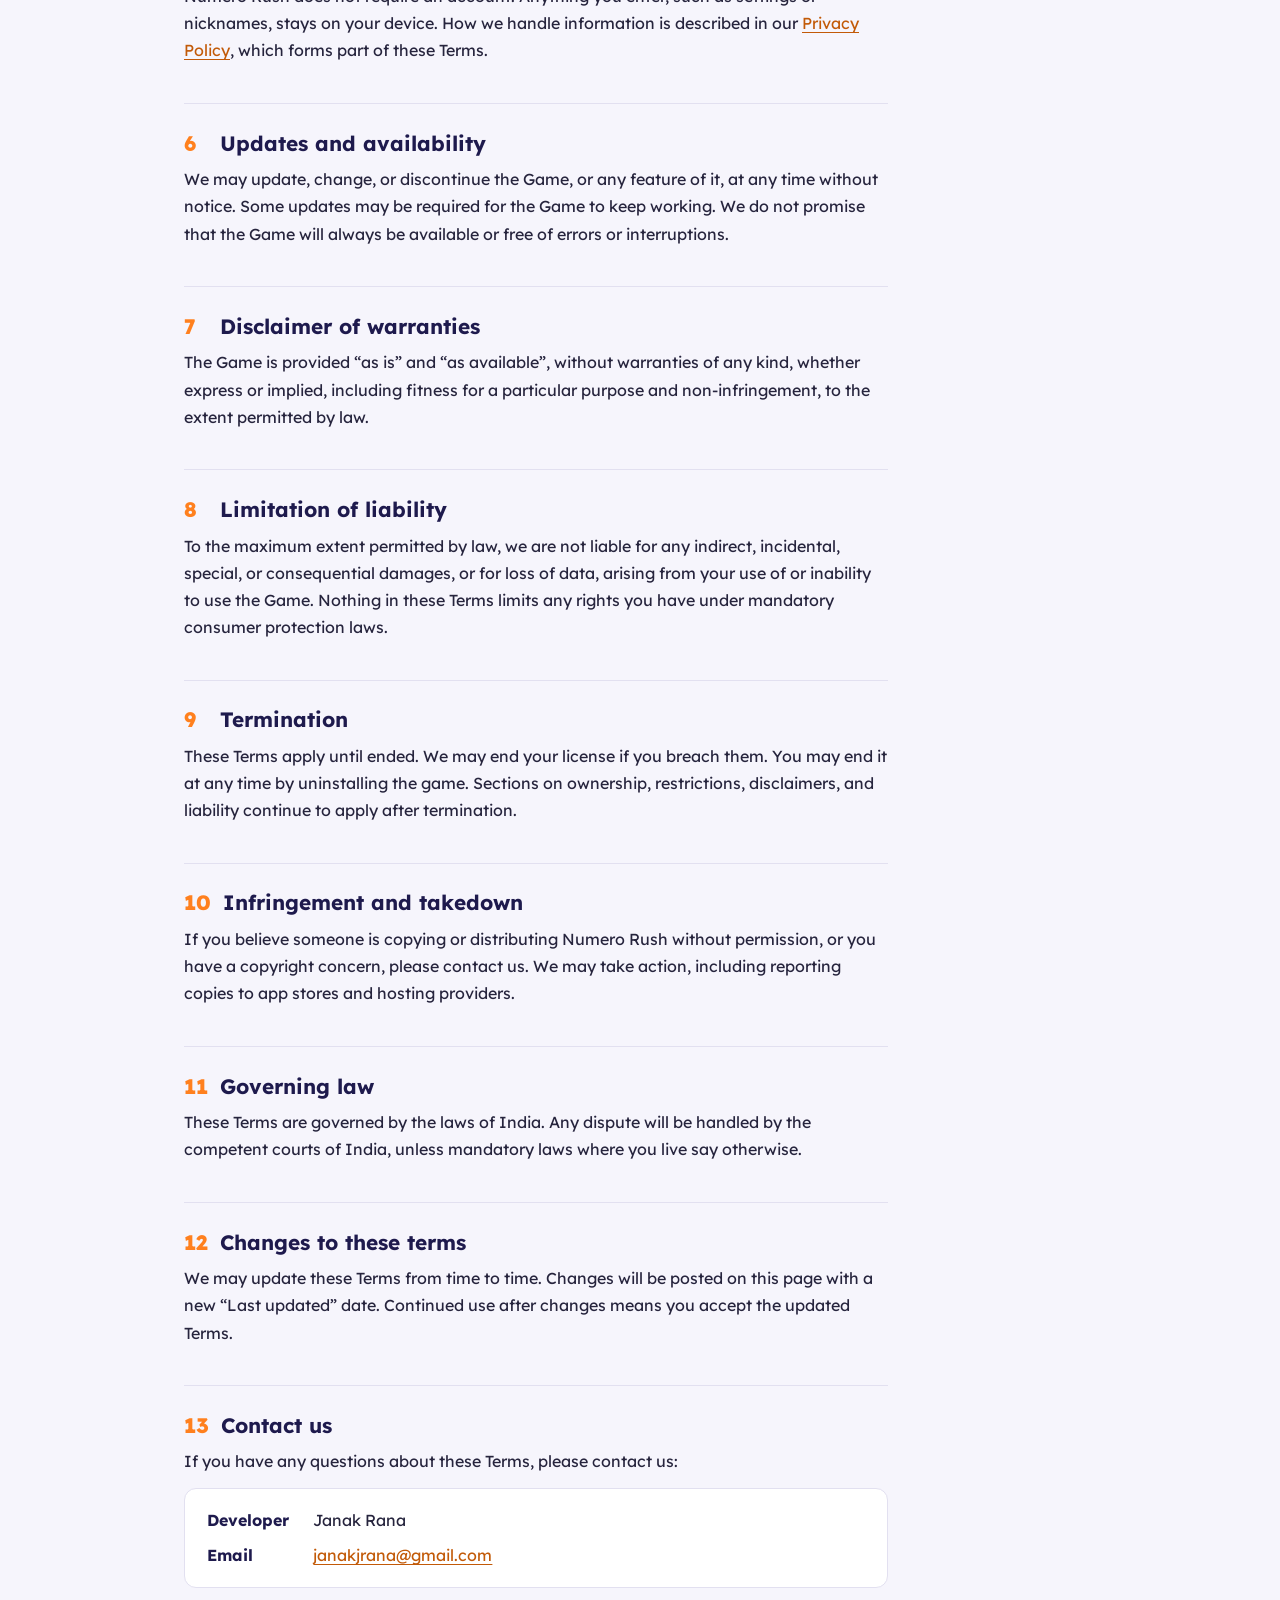
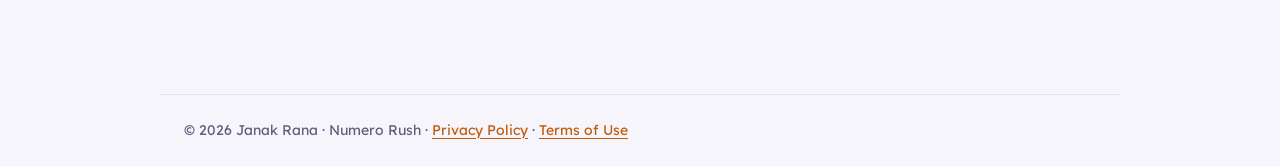
<file: numero-rush/terms/index.html>
<!DOCTYPE html>
<html lang="en">
<head>
<meta charset="utf-8">
<meta name="viewport" content="width=device-width, initial-scale=1, viewport-fit=cover">
<title>Numero Rush – Terms of Use</title>
<meta name="description" content="Terms of Use for Numero Rush, a dice-based number board game by Janak Rana.">
<link rel="icon" href="../icon.png">
<link rel="preconnect" href="https://fonts.googleapis.com">
<link rel="preconnect" href="https://fonts.gstatic.com" crossorigin>
<link href="https://fonts.googleapis.com/css2?family=Lexend:wght@400;500;700;800&display=swap" rel="stylesheet">
<style>
  :root { --hero:#1e1a4d;--hero-deep:#15123a;--hero-glow:#3a2a6e;--accent:#ff801e;--page:#f6f5fc;--surface:#fff;--text:#26243d;--muted:#5f5c7d;--rule:#e2e0f0;--heading:#1e1a4d;--link:#c25a08; color-scheme: light; }
  @media (prefers-color-scheme: dark) { :root { --page:#121029;--surface:#1a1740;--text:#dcdaf2;--muted:#a3a0c8;--rule:#2e2a63;--heading:#fff;--link:#ffa45c; color-scheme: dark; } }
  /* fab */
  .home-fab { position: fixed; right: max(1rem, env(safe-area-inset-right, 0px)); bottom: max(1rem, env(safe-area-inset-bottom, 0px)); z-index: 50; width: 64px; height: 64px; border-radius: 20%; box-shadow: 0 6px 18px rgba(0,0,0,.3); transition: transform .15s ease; }
  .home-fab img { display: block; width: 100%; height: 100%; border-radius: 20%; }
  .home-fab:hover, .home-fab:focus-visible { transform: scale(1.08); }
</style>
<link rel="stylesheet" href="../../assets/policy.css?v=3">
</head>
<body>

<header>
  <div class="header-inner">
    <div class="brand">
      <h1>Numero <span class="accent">Rush</span></h1>
      <p>Terms of Use</p>
      <p class="date">Effective date: October 15, 2026</p>
      <p class="date">Last updated: October 15, 2026</p>
    </div>
    <img class="app-icon" src="../icon.png" alt="Numero Rush icon" width="128" height="128">
  </div>
</header>

<main>
  <div class="summary">
    <p><strong>In short:</strong> Numero Rush is owned by Janak Rana. You may play it for personal use, but you may not copy, clone, modify, reverse engineer, or redistribute it.</p>
  </div>

  <article>
    <section>
      <h2><span class="n">1</span>Acceptance of these terms</h2>
      <p>These Terms of Use (“Terms”) govern your use of Numero Rush (“the Game”), a dice-based number board game developed and published by Janak Rana (“we”, “us”, “our”). By downloading, installing, or using the Game, you agree to these Terms. If you do not agree, please do not use it.</p>
    </section>
    <section>
      <h2><span class="n">2</span>License to use</h2>
      <p>We grant you a personal, non-exclusive, non-transferable, revocable license to install and use the Game on devices you own or control, for your own non-commercial entertainment, subject to these Terms and to the rules of the app store you downloaded it from.</p>
    </section>
    <section>
      <h2><span class="n">3</span>Ownership</h2>
      <p>Numero Rush, including its source code, game design, artwork, icons, dice, boards, themes, props, sounds, name, and logo, is owned by Janak Rana and protected by copyright and other intellectual property laws. These Terms do not transfer any ownership rights to you. All rights not expressly granted are reserved.</p>
    </section>
    <section>
      <h2><span class="n">4</span>Restrictions</h2>
      <p>You agree not to, and not to help anyone else to:</p><ul><li>Copy, clone, duplicate, or republish the Game or any part of it, or create a game that is substantially similar by using our code, artwork, or design</li><li>Modify, adapt, translate, or create derivative works of the Game</li><li>Reverse engineer, decompile, disassemble, or attempt to extract the source code or assets of the Game, except where the law allows it despite this restriction</li><li>Sell, rent, lease, sublicense, distribute, or otherwise make the Game available to others outside the official app stores</li><li>Remove or alter any copyright, trademark, or other proprietary notices</li><li>Use cheats, hacks, bots, or tools that tamper with the Game or gain an unfair advantage</li><li>Use the name “Numero Rush”, or our logos and icons, in a way that could mislead people into thinking your product is ours</li></ul>
    </section>
    <section>
      <h2><span class="n">5</span>Your content and data</h2>
      <p>Numero Rush does not require an account. Anything you enter, such as settings or nicknames, stays on your device. How we handle information is described in our <a href="../privacy/">Privacy Policy</a>, which forms part of these Terms.</p>
    </section>
    <section>
      <h2><span class="n">6</span>Updates and availability</h2>
      <p>We may update, change, or discontinue the Game, or any feature of it, at any time without notice. Some updates may be required for the Game to keep working. We do not promise that the Game will always be available or free of errors or interruptions.</p>
    </section>
    <section>
      <h2><span class="n">7</span>Disclaimer of warranties</h2>
      <p>The Game is provided “as is” and “as available”, without warranties of any kind, whether express or implied, including fitness for a particular purpose and non-infringement, to the extent permitted by law.</p>
    </section>
    <section>
      <h2><span class="n">8</span>Limitation of liability</h2>
      <p>To the maximum extent permitted by law, we are not liable for any indirect, incidental, special, or consequential damages, or for loss of data, arising from your use of or inability to use the Game. Nothing in these Terms limits any rights you have under mandatory consumer protection laws.</p>
    </section>
    <section>
      <h2><span class="n">9</span>Termination</h2>
      <p>These Terms apply until ended. We may end your license if you breach them. You may end it at any time by uninstalling the game. Sections on ownership, restrictions, disclaimers, and liability continue to apply after termination.</p>
    </section>
    <section>
      <h2><span class="n">10</span>Infringement and takedown</h2>
      <p>If you believe someone is copying or distributing Numero Rush without permission, or you have a copyright concern, please contact us. We may take action, including reporting copies to app stores and hosting providers.</p>
    </section>
    <section>
      <h2><span class="n">11</span>Governing law</h2>
      <p>These Terms are governed by the laws of India. Any dispute will be handled by the competent courts of India, unless mandatory laws where you live say otherwise.</p>
    </section>
    <section>
      <h2><span class="n">12</span>Changes to these terms</h2>
      <p>We may update these Terms from time to time. Changes will be posted on this page with a new “Last updated” date. Continued use after changes means you accept the updated Terms.</p>
    </section>
    <section>
      <h2><span class="n">13</span>Contact us</h2>
      <p>If you have any questions about these Terms, please contact us:</p><dl class="contact"><dt>Developer</dt><dd>Janak Rana</dd><dt>Email</dt><dd><a href="mailto:janakjrana@gmail.com">janakjrana@gmail.com</a></dd></dl>
    </section>
  </article>
</main>

<footer>© 2026 Janak Rana · Numero Rush · <a href="../privacy/">Privacy Policy</a> · <a href="./">Terms of Use</a></footer>

<a class="home-fab" href="../../" aria-label="Go to jjrpixelplays home page" title="jjrpixelplays home">
  <img src="../../assets/home-icon.svg?v=2" alt="" width="64" height="64">
</a>

</body>
</html>
</file>
<file: assets/policy.css>
/* Shared layout for game privacy policy pages. Each page defines its own theme colors. */
*, *::before, *::after { box-sizing: border-box; }
html { -webkit-text-size-adjust: 100%; }
body {
  margin: 0;
  background: var(--page);
  color: var(--text);
  font-family: "Lexend", "Segoe UI", Roboto, Helvetica, Arial, sans-serif;
  font-size: 1rem;
  line-height: 1.7;
  -webkit-font-smoothing: antialiased;
  padding: env(safe-area-inset-top, 0px) 0 env(safe-area-inset-bottom, 0px);
}

header {
  background: radial-gradient(120% 140% at 85% 0%, var(--hero-glow) 0%, var(--hero) 45%, var(--hero-deep) 100%);
  color: #fff;
}
.header-inner {
  max-width: 960px;
  margin: 0 auto;
  padding: 3rem 1.5rem 3rem;
  display: grid;
  grid-template-columns: 1fr auto;
  gap: 2rem;
  align-items: center;
}
.brand h1 {
  margin: 0;
  font-size: clamp(2.4rem, 7vw, 3.75rem);
  line-height: 1;
  font-weight: 800;
  letter-spacing: -0.02em;
}
.brand h1 .accent { color: var(--accent); display: block; }
.brand p { margin: 1.1rem 0 0; font-size: 1.25rem; font-weight: 500; color: rgba(255,255,255,.85); }
.brand .date { font-size: 0.9rem; color: rgba(255,255,255,.65); margin-top: 0.35rem; font-weight: 400; }
.brand .date + .date { margin-top: 0; }
.app-icon { width: 128px; height: 128px; border-radius: 28px; }

main { max-width: 960px; margin: 0 auto; padding: 0 1.5rem 4rem; }
.summary {
  max-width: 44rem;
  margin: -1px 0 0;
  background: var(--surface);
  border-left: 4px solid var(--accent);
  padding: 1.4rem 1.6rem;
  border-radius: 0 0 14px 0;
  box-shadow: 0 12px 30px -18px rgba(0, 0, 0, 0.35);
}
.summary p { margin: 0; }
.summary p + p { margin-top: 0.75rem; }
.summary strong { color: var(--heading); }

article { max-width: 44rem; margin-top: 2.5rem; }
section { padding: 1.6rem 0; border-top: 1px solid var(--rule); }
section:first-child { border-top: 0; padding-top: 0.5rem; }
h2 {
  margin: 0 0 0.6rem;
  font-size: 1.3rem;
  line-height: 1.3;
  font-weight: 700;
  color: var(--heading);
  display: flex;
  gap: 0.75rem;
  align-items: baseline;
}
h2 .n { color: var(--accent); font-weight: 800; min-width: 1.5rem; }
h3 { font-size: 1.05rem; margin: 1.25rem 0 0.4rem; color: var(--heading); }
p { margin: 0 0 0.8rem; }
ul { margin: 0 0 0.8rem; padding-left: 1.25rem; }
li { margin-bottom: 0.35rem; }
li::marker { color: var(--accent); }
a { color: var(--link); text-underline-offset: 3px; overflow-wrap: anywhere; }
a:focus-visible { outline: 3px solid var(--accent); outline-offset: 2px; border-radius: 3px; }

.table-scroll { overflow-x: auto; margin-bottom: 1rem; }
table { border-collapse: collapse; width: 100%; min-width: 30rem; background: var(--surface); border-radius: 10px; overflow: hidden; }
th, td { text-align: left; padding: 0.65rem 0.85rem; border-bottom: 1px solid var(--rule); vertical-align: top; font-size: 0.97rem; }
th { font-weight: 700; color: var(--heading); }
tr:last-child td { border-bottom: none; }

.contact {
  margin-top: 0.6rem;
  display: grid;
  grid-template-columns: max-content 1fr;
  gap: 0.5rem 1.5rem;
  background: var(--surface);
  padding: 1.1rem 1.4rem;
  border-radius: 12px;
  border: 1px solid var(--rule);
}
.contact dt { font-weight: 700; color: var(--heading); }
.contact dd { margin: 0; }

footer {
  max-width: 960px;
  margin: 0 auto;
  padding: 1.5rem;
  border-top: 1px solid var(--rule);
  font-size: 0.875rem;
  color: var(--muted);
}

@media (max-width: 600px) {
  .header-inner { padding: 2rem 1.25rem; gap: 1rem; }
  .app-icon { width: 88px; height: 88px; border-radius: 20px; }
  .summary { border-radius: 0 0 12px 12px; }
}

.home-fab {
  position: fixed;
  right: max(1rem, env(safe-area-inset-right, 0px));
  bottom: max(1rem, env(safe-area-inset-bottom, 0px));
  z-index: 50;
  width: 56px; height: 56px;
  border-radius: 16px;
  box-shadow: 0 6px 18px rgba(0,0,0,.3);
  transition: transform .15s ease;
}
.home-fab img { display: block; width: 100%; height: 100%; border-radius: 16px; }
.home-fab:hover, .home-fab:focus-visible { transform: scale(1.08); }
</file>
